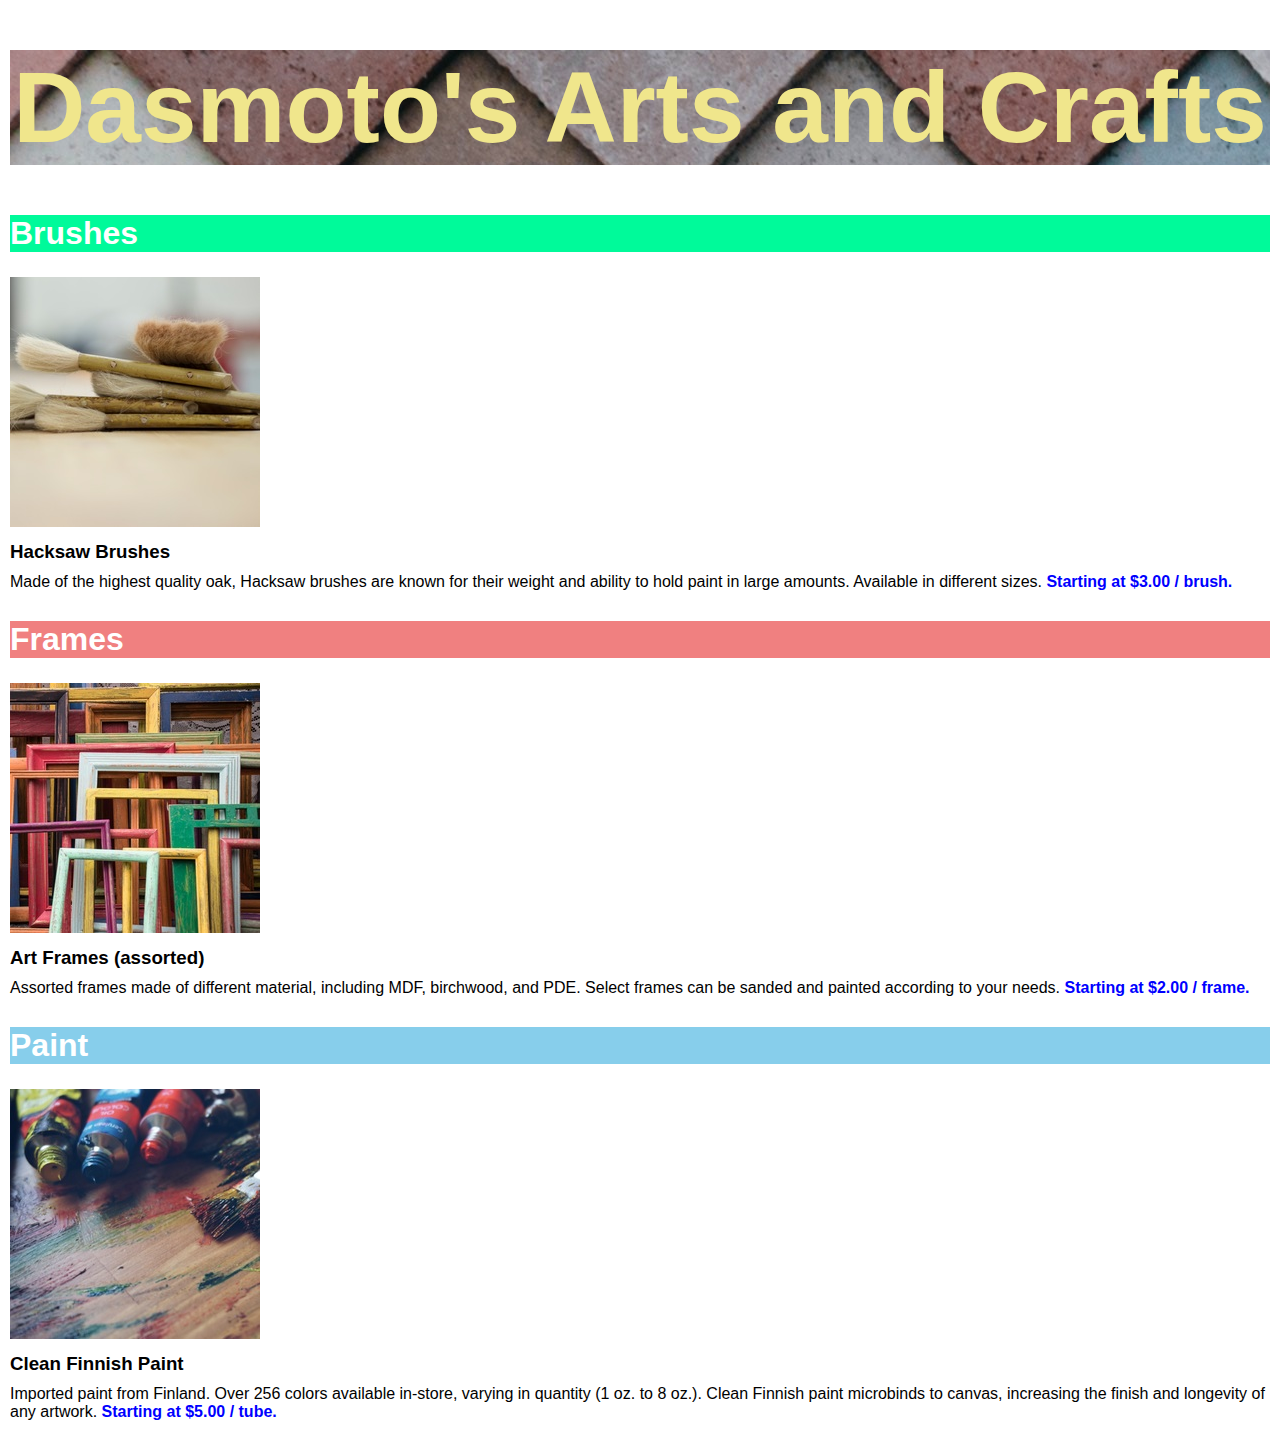
<file: codecademy/dev projects/index.html>
<!DOCTYPE html>
<html lang="en">

<head>
    <meta charset="UTF-8">
    <meta http-equiv="X-UA-Compatible" content="IE=edge">
    <meta name="viewport" content="width=device-width, initial-scale=1.0">
    <link href="./resources/css/index.css" type="text/css" rel="stylesheet">
    <link rel="icon" type="image/jpeg" href="./resources/images/lion.jpeg">
    <title>Dasmoto's Arts & Crafts</title>
</head>

<body>

    <h1>Dasmoto's Arts and Crafts</h1>

    <!-- Brushes Section -->
    <div class="item">
        <h2 id="brush">Brushes</h2>
        <img src="./resources/images/hacksaw.jpeg" alt="brushes">
        <h3>Hacksaw Brushes</h3>
        <p class="description">Made of the highest quality oak, Hacksaw brushes are known for their weight and
            ability to hold paint in
            large amounts. Available in different sizes.<span class="price"> Starting at $3.00 / brush.</span></p>
    </div>

    <!-- Frames Section -->

    <div class="item">
        <h2 id="frame">Frames</h2>
        <img src="./resources/images/frames.jpeg" alt="frames">
        <h3>Art Frames (assorted)</h3>
        <p class="description">Assorted frames made of different material, including MDF, birchwood, and PDE. Select
            frames can be
            sanded
            and painted according to your needs.<span class="price"> Starting at $2.00 / frame.</span></p>
    </div>

    <!-- Paint Section -->
    <div class="item">
        <h2 id="paint">Paint</h2>
        <img src="./resources/images/finnish.jpeg" alt="paint tubes">
        <h3>Clean Finnish Paint</h3>
        <p class="description">Imported paint from Finland. Over 256 colors available in-store, varying in quantity
            (1 oz. to 8 oz.).
            Clean
            Finnish paint microbinds to canvas, increasing the finish and longevity of any artwork.<span class="price">
                Starting
                at
                $5.00 / tube.</span></p>
    </div>
</body>

</html>
</file>
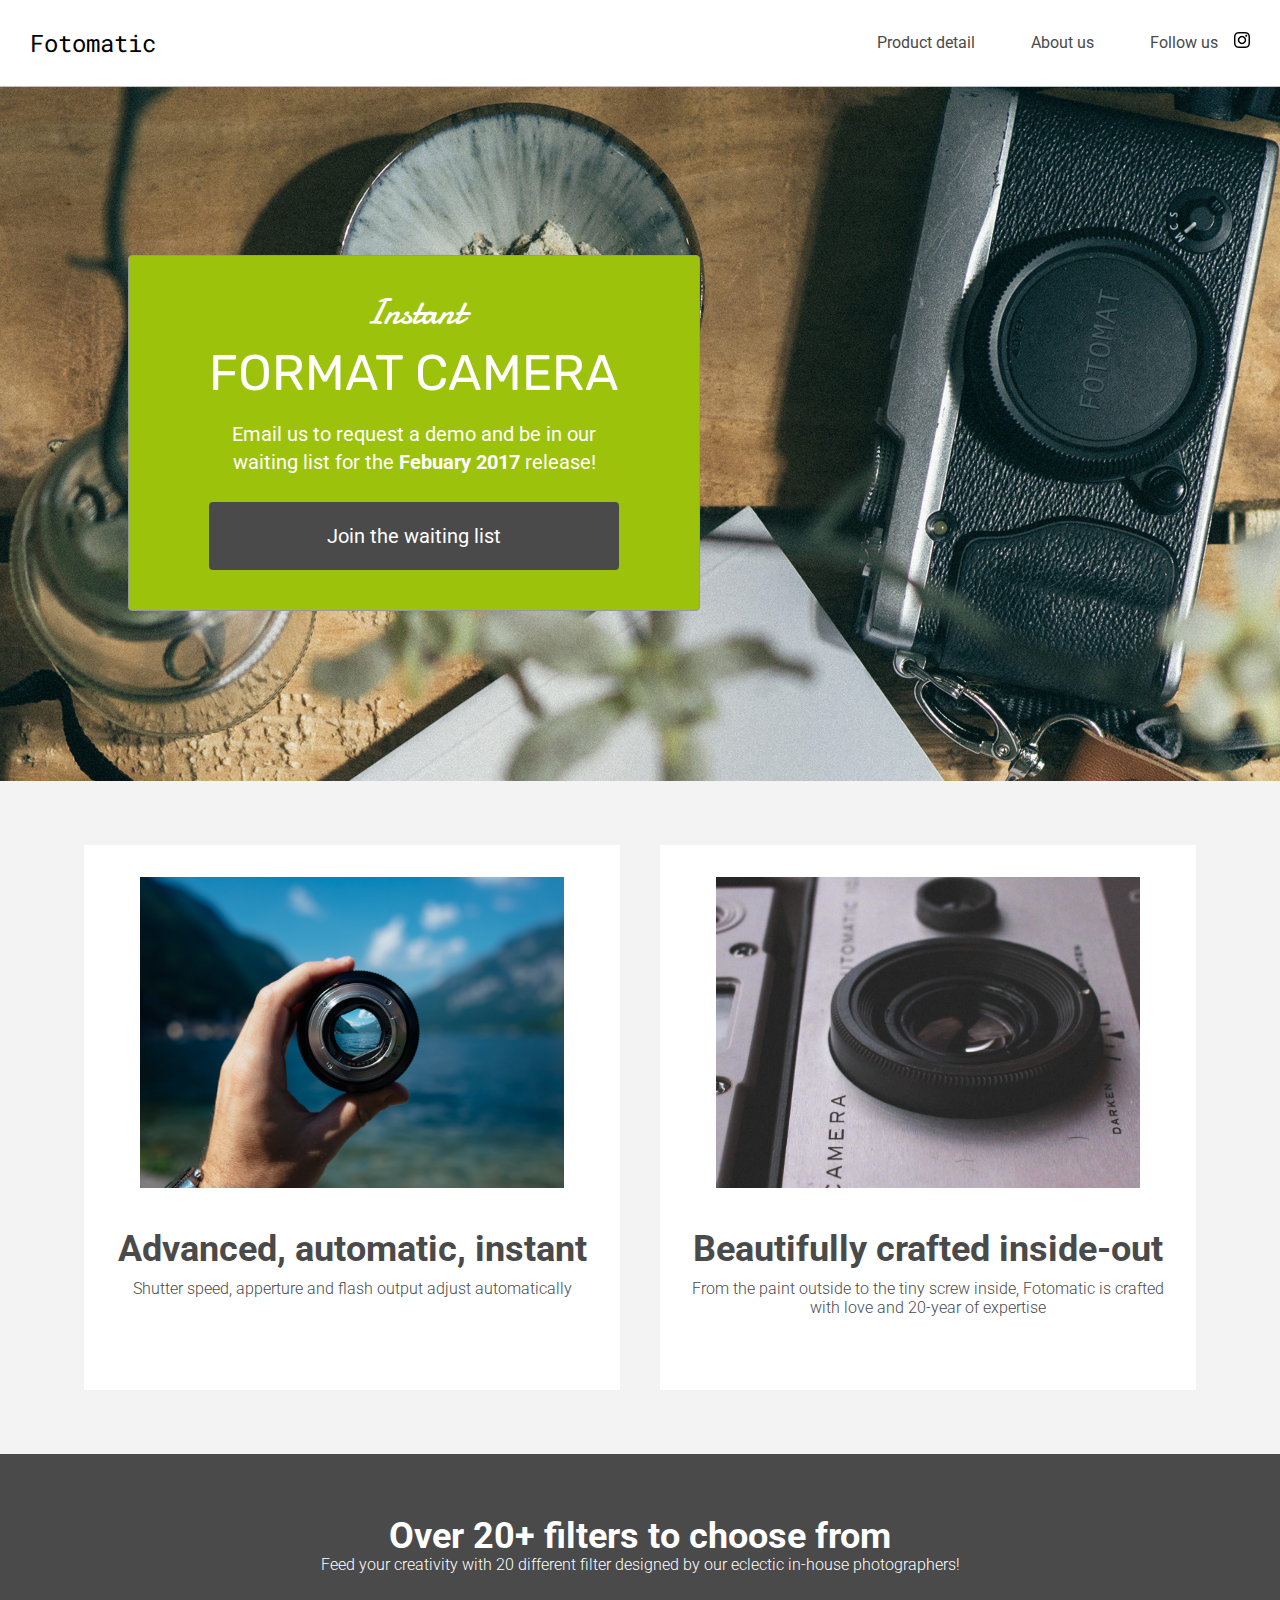
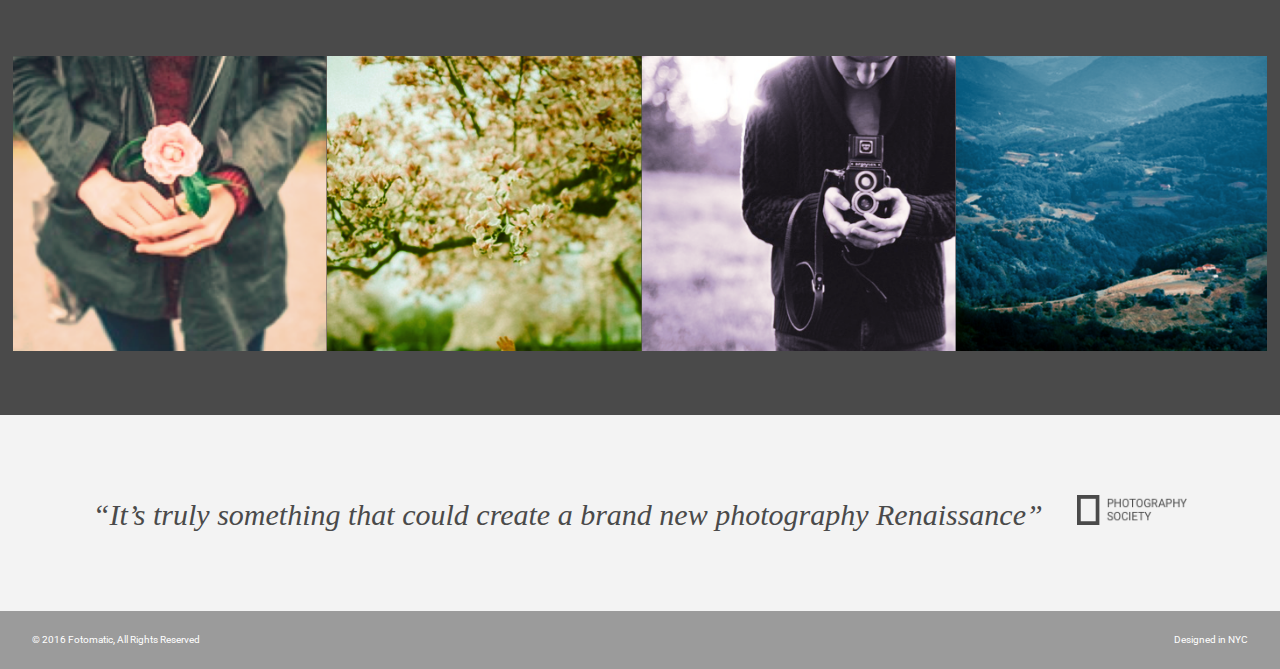
<file: codecademy/dev projects/F1C1_start/index.html>
<!DOCTYPE html>
<html>

<head>
  <link href="https://fonts.googleapis.com/css?family=Damion" rel="stylesheet">
  <link href="https://fonts.googleapis.com/css?family=Rubik" rel="stylesheet">
  <link href="https://fonts.googleapis.com/css?family=Roboto:300,400,600,700" rel="stylesheet">
  <link href="https://fonts.googleapis.com/css2?family=Roboto+Mono&display=swap" rel="stylesheet">
  <link rel="stylesheet" href="./resources/css/reset.css">
  <link rel="stylesheet" href="./resources/css/style.css">
  <title>Fotomatic</title>
  <meta charset="UTF-8">
</head>

<body>
  <!-- Header -->
  <header>
    <div class="content">
      <a href="index.html" class="desktop logo">Fotomatic</a>
      <nav class="desktop">
        <ul>
          <li><a href="#">Product detail</a></li>
          <li><a href="#">About us</a></li>
          <li><a href="https://www.instagram.com/">Follow us <img class="icon"
                src="./resources/images/instagram.png"></a></li>
          <li><a href="#" class="button">Join us</a></li>
        </ul>
      </nav>
      <nav class="mobile">
        <ul>
          <li><a href="#"><img src="./resources/images/ic-logo.svg"></a></li>
          <li><a href="#"><img src="./resources/images/ic-product-detail.svg"></a></li>
          <li><a href="#"><img src="./resources/images/ic-about-us.svg"></a></li>
          <li><a href="#" class="button">Join us</a></li>
        </ul>
      </nav>
    </div>
  </header>

  <!-- Main Content -->
  <div class="main-content">

    <!-- Sign Up Section -->
    <div id="sign-up-section" class="banner">
      <div id="sign-up-cta">
        <div class="content center">
          <div class="header">
            <h2 class="cursive">Instant</h2>
            <h1 class="striking">FORMAT CAMERA</h1>
          </div>
          <div class="email">
            <span>
              Email us to request a demo and be in our waiting list for the <strong>Febuary 2017</strong> release!
            </span>
            <div class="button">Join the waiting list</div>
          </div>
        </div>
      </div>
    </div>

    <!-- Features Section -->
    <div id="features-section">
      <div class="feature">
        <div class="center">
          <div class="image-container">
            <img src="./resources/images/feature-1.png" />
          </div>
          <div class="content">
            <h2>Advanced, automatic, instant</h2>
            <h3>Shutter speed, apperture and flash output adjust automatically</h3>
          </div>
        </div>
      </div>
      <div class="feature">
        <div class="center">
          <div class="image-container">
            <img src="./resources/images/feature-2.png" />
          </div>
          <div class="content">
            <h2>Beautifully crafted inside-out</h2>
            <h3>From the paint outside to the tiny screw inside, Fotomatic is crafted with love and 20-year of expertise
            </h3>
          </div>
        </div>
      </div>
    </div>

    <!-- Filters Section -->
    <div id="filters-section">
      <div class="content center">
        <h2>Over 20+ filters to choose from</h2>
        <h3>Feed your creativity with 20 different filter designed by our eclectic in-house photographers!</h3>
      </div>
      <div class="images-container">
        <div class="image-container">
          <img src="./resources/images/filter-1.png" />
        </div>
        <div class="image-container">
          <img src="./resources/images/filter-2.png" />
        </div>
        <div class="image-container">
          <img src="./resources/images/filter-3.png" />
        </div>
        <div class="image-container extra">
          <img src="./resources/images/filter-4.png" />
        </div>
      </div>
    </div>

    <!-- Quotes Section  -->
    <div id="quotes-section">
      <div class="content center">
        <span class="quote">“It’s truly something that could create a brand new photography Renaissance”</span>
        <img class="quote-citation" src="./resources/images/photography-logo.png" />
      </div>
    </div>

    <!-- Footer -->
    <footer>
      <div class="content">
        <span class="copyright">© 2016 Fotomatic, All Rights Reserved</span>
        <span class="location">Designed in NYC</span>
      </div>
    </footer>

  </div>
</body>

</html>
</file>
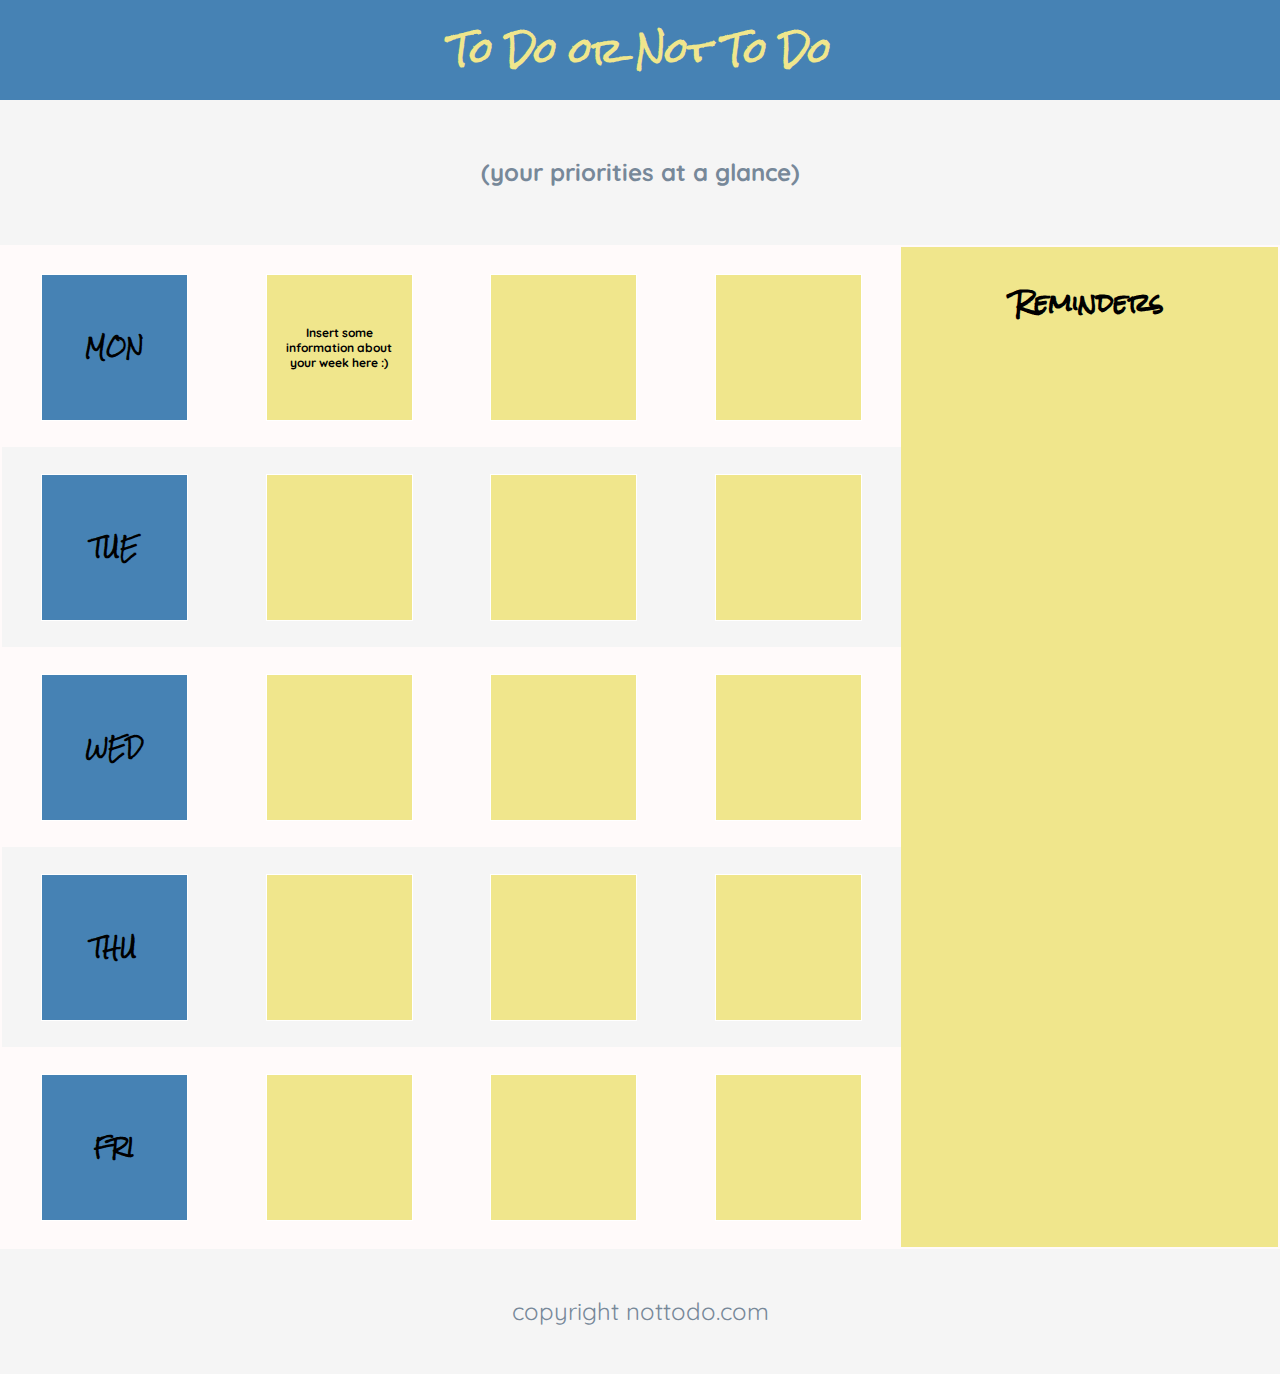
<file: codecademy/dev projects/Flexbox project/index.html>
<!DOCTYPE html>
<html>

<head>
    <title>To Do App</title>
    <link rel='stylesheet' href='./resources/css/style.css'>
    <link href='https://fonts.googleapis.com/css?family=Quicksand' rel='stylesheet'>
    <link href='https://fonts.googleapis.com/css?family=Rock+Salt' rel='stylesheet'>
</head>

<body>

    <!-- Header -->
    <div id='header'>
        <h1>To Do or Not To Do</h1>
        <h2 class='tagline'>(your priorities at a glance)</h2>
    </div>

    <!-- App Container -->
    <div class='container'>

        <!-- To Do Section -->
        <div class='week'>
            <div class='row secondary-background'>
                <div class='day square'>
                    <h3>MON</h3>
                </div>
                <div class='task square'>
                    <p> Insert some information about your week here :) </p>
                </div>
                <div class='task square'></div>
                <div class='task square'></div>
            </div>
            <div class='row'>
                <div class='day square'>
                    <h3>TUE</h3>
                </div>
                <div class='task square'></div>
                <div class='task square'></div>
                <div class='task square'></div>
            </div>
            <div class='row secondary-background'>
                <div class='day square'>
                    <h3>WED</h3>
                </div>
                <div class='task square'></div>
                <div class='task square'></div>
                <div class='task square'></div>
            </div>
            <div class='row'>
                <div class='day square'>
                    <h3>THU</h3>
                </div>
                <div class='task square'></div>
                <div class='task square'></div>
                <div class='task square'></div>
            </div>
            <div class='row secondary-background'>
                <div class='day square'>
                    <h3>FRI</h3>
                </div>
                <div class='task square'></div>
                <div class='task square'></div>
                <div class='task square'></div>
            </div>
        </div>

        <!-- Reminders Section -->
        <div class='reminders'>
            <h3>Reminders</h3>
        </div>
    </div>

    <!-- Footer -->
    <footer>
        <span class='tagline'>copyright nottodo.com</span>
    </footer>
</body>

</html>
</file>
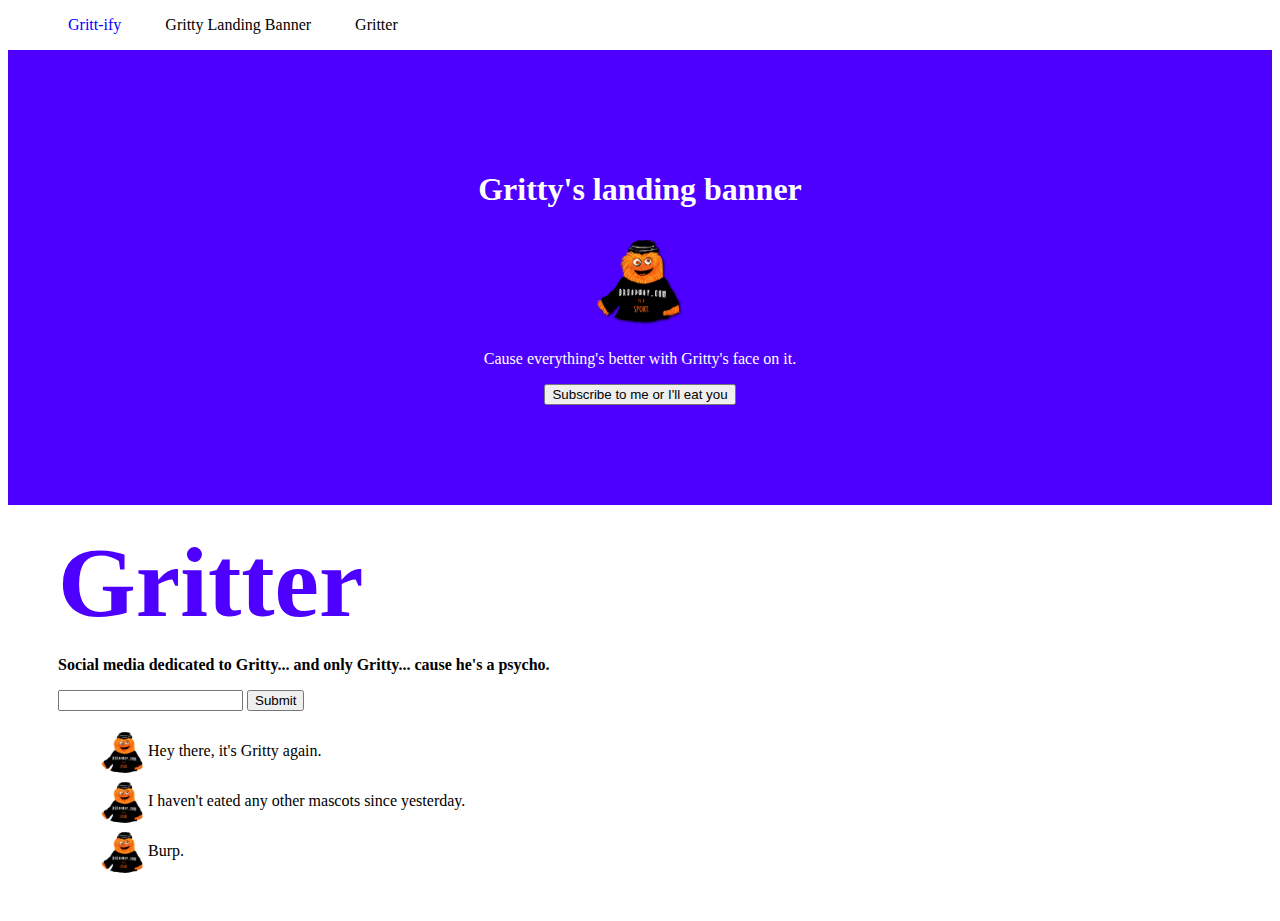
<file: codecademy/dev projects/Gritty/index.html>
<!DOCTYPE html>
<html lang="en">

<head>
    <meta charset="UTF-8">
    <meta http-equiv="X-UA-Compatible" content="IE=edge">
    <meta name="viewport" content="width=device-width, initial-scale=1.0">
    <title>Gritt-ify</title>
    <link rel="stylesheet" href="./resources/css/index.css">
</head>

<body>

    <!-- Navbar section -->
    <nav class="navbar">
        <ul>
            <li><a class="blue" href="">Gritt-ify</a></li>
            <li><a href="">Gritty Landing Banner</a></li>
            <li><a href="">Gritter</a></li>
        </ul>
    </nav>

    <!-- Banner section -->
    <div class="banner">
        <h1>Gritty's landing banner</h1>
        <img id="small-gritty" src="./resources/images/giphy.gif" alt="">
        <p>Cause everything's better with Gritty's face on it.</p>
        <button>Subscribe to me or I'll eat you</button>

    </div>

    <!-- Gritter section -->
    <div class="gritter-section">
        <span id="gritter" class="bold">Gritter</span>
        <p class="bold">Social media dedicated to Gritty... and only Gritty... cause he's a psycho.</p>
        <form action="">
            <input type="text">
            <input type="submit" value="Submit">
        </form>
        <div id="greets">
            <ul>
                <li>
                    <div class="avatar"></div><span>Hey there, it's Gritty again.</span>
                </li>
                <li>
                    <div class="avatar"></div><span>I haven't eated any other mascots since yesterday.</span>
                </li>
                <li>
                    <div class="avatar"></div><span>Burp.</span>
                </li>

            </ul>
        </div>
    </div>
</body>

</html>
</file>
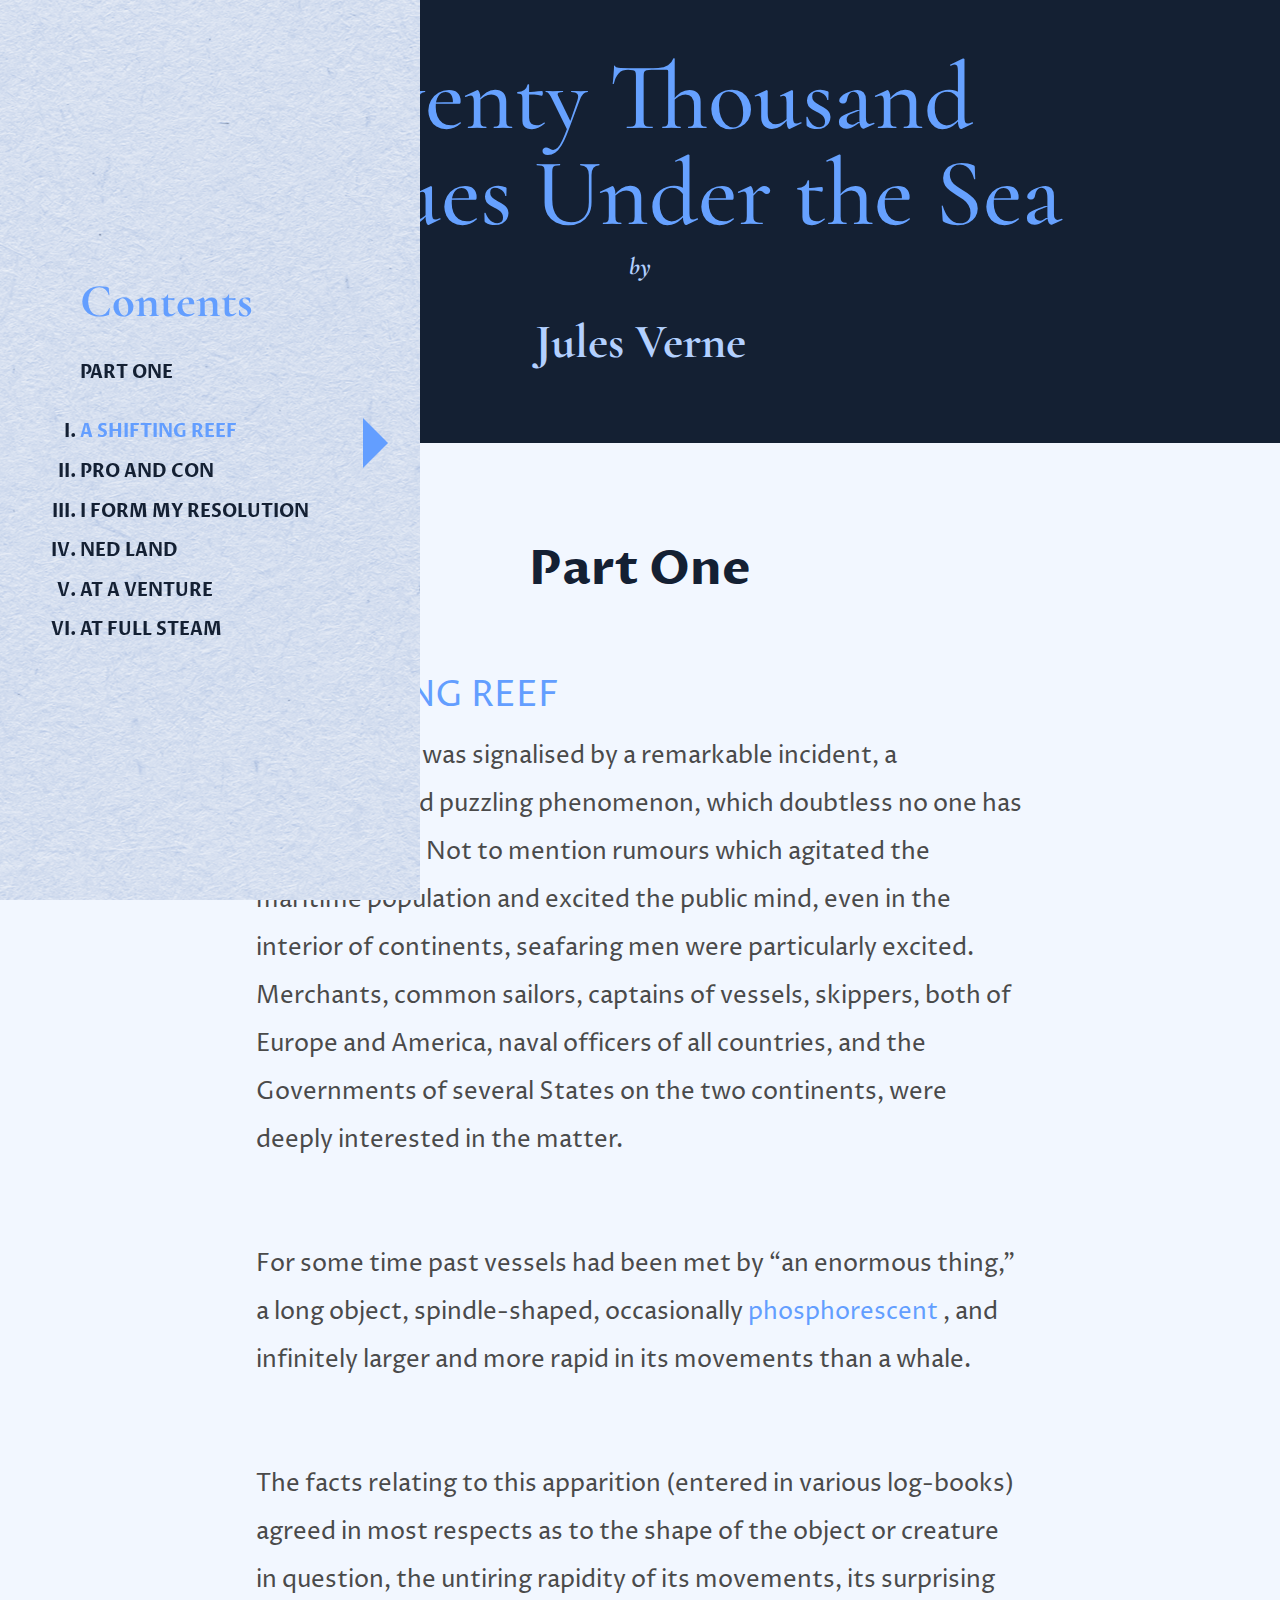
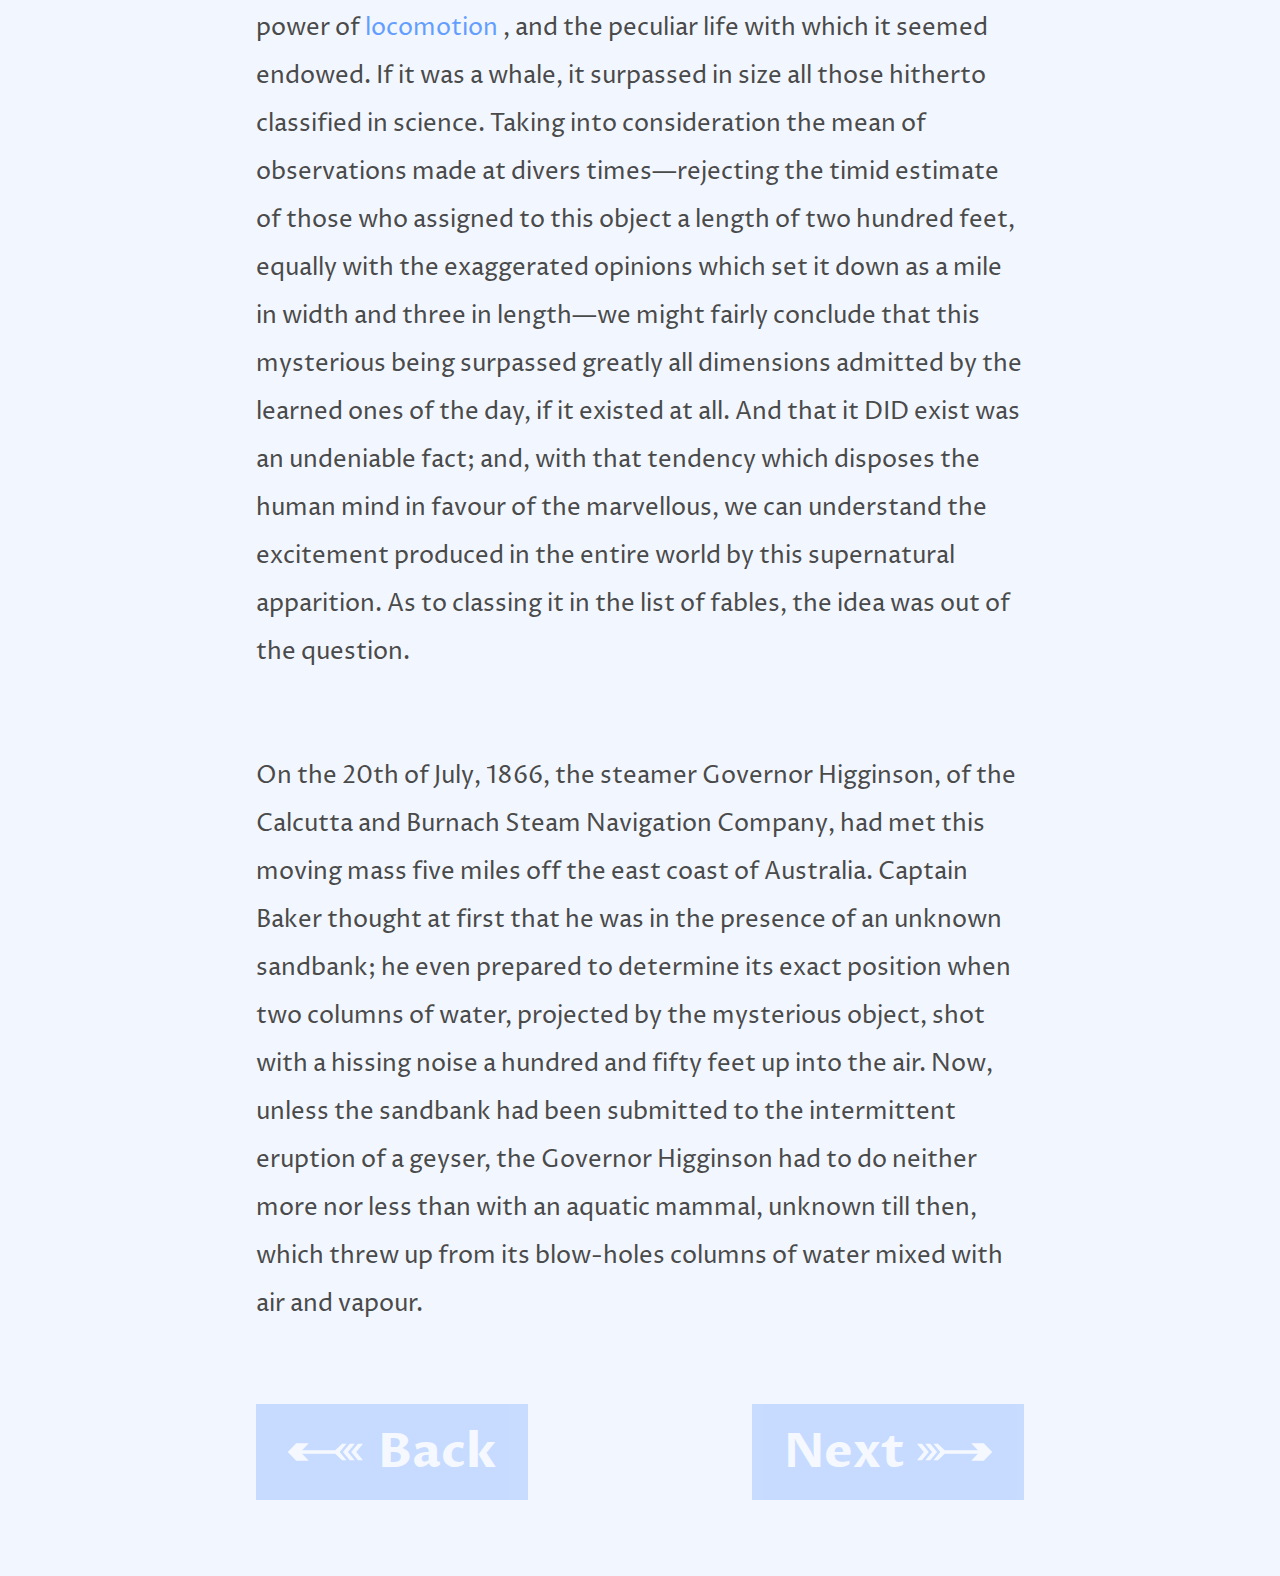
<file: codecademy/dev projects/Transitions - 20,000 Leagues Under the Sea/index.html>
<!DOCTYPE html>
<html>

<head>
    <title>20,000 Leagues Under The Sea</title>
    <link rel="stylesheet" type="text/css" href="resources/css/reset.css">
    <link rel="stylesheet" type="text/css" href="resources/css/style.css">
    <link href="https://fonts.googleapis.com/css?family=Cormorant+Garamond:500,700,700i" rel="stylesheet">
    <link href="https://fonts.googleapis.com/css?family=Proza+Libre:400,500,700" rel="stylesheet">
</head>

<body>

    <!-- Navigation Bar -->

    <nav>
        <div class="hover-content">
            <h2>Contents</h2>
            <h3>PART ONE</h3>
            <ol>
                <li><a href="#" class="active">A SHIFTING REEF</a></li>
                <li><a href="#">PRO AND CON</a></li>
                <li><a href="#">I FORM MY RESOLUTION</a></li>
                <li><a href="#">NED LAND</a></li>
                <li><a href="#">AT A VENTURE</a></li>
                <li><a href="#">AT FULL STEAM</a></li>
            </ol>
        </div>
        <div>
            <img src="./resources/images/triangle.webp">
        </div>
    </nav>

    <!-- Header -->

    <header class="banner">
        <h1>Twenty Thousand Leagues Under the Sea</h1>
        <em>by</em>
        <h2>Jules Verne</h2>
    </header>

    <!-- Book Content -->

    <div class="book-content">
        <h3>Part One</h3>
        <div class="chapter">
            <span class="number">CHAPTER I</span>
            <span class="name">A SHIFTING REEF</span>
        </div>
        <div class="prose">The year 1866 was signalised by a remarkable incident, a mysterious and puzzling phenomenon,
            which doubtless no one has yet forgotten. Not to mention rumours which agitated the maritime population and
            excited the public mind, even in the interior of continents, seafaring men were particularly excited.
            Merchants, common sailors, captains of vessels, skippers, both of Europe and America, naval officers of all
            countries, and the Governments of several States on the two continents, were deeply interested in the
            matter.</div>

        <div class="prose">For some time past vessels had been met by “an enormous thing,” a long object,
            spindle-shaped, occasionally
            <div class="definable">
                <span class="word">phosphorescent</span><!-- Trailing comments prevents indentation whitespace from displaying between divs.
     -->
                <div class="definition-container">
                    <h4>phosphorescent</h4>
                    <span class="information">adjective | phos·pho·res·cent</span>
                    <ul class="definitions">
                        <li>Exhibiting a luminescence that is caused by the absorption of radiations (as light or
                            electrons) and continues for a noticeable time after these radiations have stopped</li>
                        <li>Exhibiting an enduring luminescence without sensible heat</li>
                    </ul>
                </div><!--
 -->
            </div>, and infinitely larger and more rapid in its movements than a whale.
        </div>

        <div class="prose">The facts relating to this apparition (entered in various log-books) agreed in most respects
            as to the shape of the object or creature in question, the untiring rapidity of its movements, its
            surprising power of
            <div class="definable">
                <span class="word">locomotion</span><!--
     -->
                <div class="definition-container">
                    <h4>locomotion</h4>
                    <span class="information">noun | lo·co·mo·tion</span>
                    <ol class="definitions">
                        <li>movement or the ability to move from one place to another</li>
                    </ol>
                </div><!--
 -->
            </div>,
            and the peculiar life with which it seemed endowed. If it was a whale, it surpassed in size all those
            hitherto classified in science. Taking into consideration the mean of observations made at divers
            times—rejecting the timid estimate of those who assigned to this object a length of two hundred feet,
            equally with the exaggerated opinions which set it down as a mile in width and three in length—we might
            fairly conclude that this mysterious being surpassed greatly all dimensions admitted by the learned ones of
            the day, if it existed at all. And that it DID exist was an undeniable fact; and, with that tendency which
            disposes the human mind in favour of the marvellous, we can understand the excitement produced in the entire
            world by this supernatural apparition. As to classing it in the list of fables, the idea was out of the
            question.
        </div>

        <div class="prose">On the 20th of July, 1866, the steamer Governor Higginson, of the Calcutta and Burnach Steam
            Navigation Company, had met this moving mass five miles off the east coast of Australia. Captain Baker
            thought at first that he was in the presence of an unknown sandbank; he even prepared to determine its exact
            position when two columns of water, projected by the mysterious object, shot with a hissing noise a hundred
            and fifty feet up into the air. Now, unless the sandbank had been submitted to the intermittent eruption of
            a geyser, the Governor Higginson had to do neither more nor less than with an aquatic mammal, unknown till
            then, which threw up from its blow-holes columns of water mixed with air and vapour.</div>

        <div class="navigation-buttons">
            <a href="#" class="button"><img src="./resources/images/left_arrow.svg"><span class="action">Back</span></a>
            <a href="#" class="button"><span class="action">Next</span><img
                    src="./resources/images/right_arrow.svg"></a>
        </div>
    </div>
</body>

</html>
</file>
<file: codecademy/dev projects/resources/css/index.css>
* {
    margin: 0;
    padding: 0;
    box-sizing: border-box;
}

h1,
h2,
h3,
p {
    font-family: "Helvetica", sans-serif;
}

/* .header {
    margin: 50px 10px;
} */

h1 {
    background-image: url(../images/pattern.jpeg);
    background-color: burlywood;
    text-align: center;
    font-size: 100px;
    font-weight: bold;
    color: khaki;
    margin: 50px 10px;
}

.item h2 {
    font-size: 32px;
    font-weight: bold;
    color: white;
}

h3 {
    font-weight: bold;
    margin: 10px auto;
}

.item {
    margin: auto 10px;
}

.price {
    font-weight: bold;
    color: blue;
}

#brush {
    background-color: mediumspringgreen;
    margin-bottom: 25px;
}

#frame {
    background-color: lightcoral;
    margin-bottom: 25px;
}

#paint {
    background-color: skyblue;
    margin-bottom: 25px;
}

.description {
    margin-bottom: 30px;
}
</file>
<file: codecademy/dev projects/F1C1_start/resources/css/style.css>
/* Universal Styles */

html {
  font-family: "Roboto", sans-serif;
  font-size: 16px;
}

.main-content {
  position: relative;
  top: 5.3125rem;
  /* To offset for fixed header. */
}

.center {
  text-align: center;
}

.button {
  border-radius: 4px;
  background-color: #4a4a4a;
  color: white;
}

.image-container {
  overflow: hidden;
}

.image-container img {
  display: block;
  max-width: 100%;
}

@media only screen and (max-width: 895px) {
  .main-content {
    top: 2.5625rem;
  }
}

/* Header */

header {
  position: fixed;
  z-index: 100;
  width: 100%;
  border-bottom: solid 1px #c6c1c1;
  background-color: white;
}

header .content {
  display: flex;
  align-items: center;
  padding: 1.875rem;
}

header .logo {
  flex: 1;
  font-size: 1.5rem;
  font-family: "Roboto Mono", monospace;
}

header nav ul {
  display: flex;
}

nav li {
  padding-left: 3.5rem;
}

nav a {
  vertical-align: bottom;
  line-height: 1.6;
  font-size: 1rem;
  color: #4a4a4a;
}

nav .button {
  padding: .1875rem .5rem;
  background-color: #9dc20b;
  line-height: 1.6;
  color: white;
}

nav li:last-child {
  display: none;
}

header .icon {
  width: 1rem;
  padding-left: .75rem;
}

header .mobile {
  display: none;
}

/* Header Table */

@media only screen and (max-width: 895px) {

  nav li:last-child {
    display: block;
  }

  header .content {
    padding: 1rem 1rem;
  }
}

/* Header Mobile */

@media only screen and (max-width: 760px) {
  header .desktop {
    display: none;
  }

  header .mobile {
    display: block;
    width: 100%;
  }

  header .content {
    padding: .5rem 0;
  }

  header .mobile ul {
    display: flex;
    justify-content: space-around;
    align-items: center;
    width: 100%;
  }

  header .mobile li {
    padding: 0;
  }
}

/* Sign Up Section */

#sign-up-section {
  background-image: url("../images/banner-landingpage.jpg");
  background-position: bottom;
  background-size: cover;
  background-repeat: no-repeat;
  display: flex;
  justify-content: flex-start;
  align-items: flex-start;
  height: 43.5rem;
}

#sign-up-cta {
  position: relative;
  top: 10.625rem;
  left: 10%;
  padding: 0 5rem 2.5rem 5rem;
  border: solid 1px #979797;
  border-radius: 4px;
  background-color: #9dc20b;
}

#sign-up-cta .content {
  width: 25.625rem;
  margin-top: 2rem;
  font-family: "Roboto", sans-serif;
  font-size: 1.25rem;
  line-height: 1.4;
  color: white;
}

#sign-up-cta h2 {
  font-size: 2.25rem;
}

#sign-up-cta h1 {
  font-size: 3.125rem;
}

#sign-up-cta span strong {
  font-weight: bold;
}

#sign-up-cta .cursive {
  font-family: "Damion", cursive;
}

#sign-up-cta .striking {
  font-family: "Rubik", sans-serif;
  padding-bottom: .75rem;
}

#sign-up-cta .button {
  margin-top: 1.625rem;
  padding: 1.25rem 7.25rem;
}

/* Sign Up Section Tablet */

@media only screen and (max-width: 895px) {
  #sign-up-section {
    align-items: center;
    justify-content: center;
    height: 28rem;
  }

  #sign-up-cta {
    position: static;
    width: auto;
    height: auto;
    background-color: transparent;
    border: none;
  }

  #sign-up-cta .content {
    margin-top: 0;
  }

  #sign-up-cta .email {
    display: none;
  }

  #sign-up-cta h1 {
    font-size: 3.125rem;
  }

  #sign-up-cta h2 {
    font-size: 2.25rem;
  }
}

/* Sign Up Section Mobile */

@media only screen and (max-width: 760px) {
  #sign-up-section {
    height: 20rem;
  }

  #sign-up-cta h1 {
    font-size: 2.25rem;
  }

  #sign-up-cta h2 {
    font-size: 2rem;
  }
}

/* Features Section */

#features-section {
  display: flex;
  justify-content: space-between;
  padding: 4rem 5%;
  background-color: #f3f3f3;
}

.feature {
  flex: 1;
  padding: 2rem;
  margin: 0px 1.25rem;
  background-color: white;
}

.feature .image-container {
  width: 90%;
  height: 65%;
  margin: 0 auto;
}

.feature .content {
  padding: 2.5rem 0;
}

.feature h2 {
  padding-bottom: .5rem;
  font-size: 2.25rem;
  line-height: 1.2;
  font-weight: bold;
  color: #4a4a4a;
}

.feature h3 {
  font-size: 1rem;
  line-height: 1.2;
  font-weight: 300;
  color: #4a4a4a;
}

@media only screen and (max-width: 895px) {

  #features-section {
    padding: 1rem;
  }

  .feature {
    margin: 0px .5rem;
    padding: 1rem;
  }

  .feature h2 {
    font-size: 2rem;
    line-height: 1.3;
  }

  .feature h3 {
    font-size: .875rem;
    line-height: 1.4;
  }
}

@media only screen and (max-width: 760px) {
  #features-section {
    flex-flow: column;
    padding: 0;
  }

  .feature {
    margin: 0;
    padding: 1.25rem 1rem 0 1rem;
  }

  .feature .content {
    padding: 1.25rem 0 1.875rem 0;
  }
}

/* Filters Section */

#filters-section {
  padding: 4rem 0;
  background-color: #4a4a4a;
}

#filters-section .content {
  padding: 0 .625rem;
  margin-bottom: 5rem;
}

#filters-section .content h2 {
  font-size: 2.25rem;
  font-weight: bold;
  color: white;
}

#filters-section .content h3 {
  font-size: 1rem;
  line-height: 1.4;
  font-weight: 300;
  color: white;
}

#filters-section .images-container {
  display: flex;
  max-width: 100%;
  padding: 0 1%;
}

@media only screen and (max-width: 760px) {
  #filters-section {
    padding: 1.5rem 0 0 0;
  }

  #filters-section .content {
    margin-bottom: 1rem;
  }

  #filters-section .content h2 {
    padding-bottom: .625rem;
    font-size: 1.125rem;
    line-height: 1.3;
    font-weight: normal;
  }

  #filters-section .content h3 {
    font-size: .875rem;
    line-height: 1.4;
  }

  #filters-section .images-container {
    padding: 0;
  }

  #filters-section .extra {
    display: none;
  }
}

/* Quotes Section */

#quotes-section {
  background-color: #f3f3f3;
}

#quotes-section .content {
  padding: 5rem 1.5rem;
}

#quotes-section .quote {
  padding-right: 1.875rem;
  font-family: "Palatino", serif;
  font-size: 1.875rem;
  line-height: 1.1;
  font-style: italic;
  color: #4a4a4a;
}

#quotes-section .quote-citation {
  height: 1.875rem;
}

@media only screen and (max-width: 895px) {
  #quotes-section .content {
    padding: 3rem 1.5rem;
  }
}

@media only screen and (max-width: 760px) {
  #quotes-section .content {
    flex-flow: column;
    padding: 1.875rem .625rem;
  }

  #quotes-section .quote {
    font-size: 1.5rem;
    line-height: 1.4;
  }

  #quotes-section .quote-citation {
    display: block;
    padding-top: 1rem;
    margin: auto;
  }
}

/* Footer */

footer {
  background-color: #9b9b9b;
  padding: 1.5rem 2rem;
}

footer .content {
  color: white;
  display: flex;
  font-size: .75rem;
}

footer .copyright {
  flex-grow: 1;
}

@media only screen and (min-width: 760px) {
  footer .content {
    font-size: .625rem;
  }
}
</file>
<file: codecademy/dev projects/Flexbox project/resources/css/style.css>
/* Universal Styles */
body {
    margin: 0px;
    background-color: whitesmoke;
    font-family: 'Rock Salt', cursive;
    text-align: center;
}

.tagline {
    font-family: 'Quicksand', sans-serif;
    color: lightslategrey;
    line-height: 125px;
}

.secondary-background {
    background-color: snow;
}

/* Header */
h1 {
    margin: 0;
    background-color: steelblue;
    line-height: 100px;
    color: khaki;
}

h2 {
    margin: 10px;
}

/* App Container */
.container {
    border: 2px solid snow;
    display: flex;
}

/* To Do Section */
.week {
    display: inline-flex;
    flex-grow: 3;
    flex-direction: column;
}

.row {
    min-height: 200px;
    display: flex;
    flex-wrap: wrap;
    justify-content: space-around;
    align-items: center;
}

.square {
    width: 125px;
    height: 125px;
    padding: 10px;
    display: flex;
    justify-content: center;
    align-items: center;
}

.day.square {
    background-color: steelblue;
    border: 1px solid white;
}

.task.square {
    background-color: khaki;
    border: 1px solid white;
}

.task p {
    font-family: 'Quicksand', sans-serif;
    font-weight: 700;
    font-size: 12px;
}

/* Reminders */
.reminders {
    background-color: khaki;
    display: inline-flex;
    flex-grow: 2;
}

.reminders h3 {
    width: 100%;
    margin: 10px;
    color: black;
    line-height: 90px;
    font-size: 24px;
}

/* Footer */
footer {
    font-size: 24px;
}
</file>
<file: codecademy/dev projects/Gritty/resources/css/index.css>
.navbar {
    background-color: white;
    position: fixed;
    top: 0;
    width: 100%;
}

.navbar li {
    display: inline-block;
    padding: 0px 20px;
}

.navbar a {
    text-decoration: none;
    color: black;
}
.banner {
    background-color: #4D00FF;
    color: white;
    margin-top: 50px;
    text-align: center;
    padding: 100px 0;
}


#small-gritty {
    height: 100px;
    width: 100px;
    filter: drop-shadow(1px 1px 1px black);
}

.gritter-section {
    padding: 20px 50px;
    
}
#gritter {
    color: #4D00FF;
    font-size: 100px;
}

#greets ul {
    list-style-type: none;
}

.avatar {
    background-image: url(../images/giphy.gif);
    background-size: cover;
    height: 50px;
    width: 50px;
    border-radius: 50%;
    display: inline-block;
    vertical-align: middle;
}

.bold {
    font-weight: 900;
}

a.blue {
    color: blue;
}
</file>
<file: codecademy/dev projects/Transitions - 20,000 Leagues Under the Sea/resources/css/style.css>
/* Universal Styles */

html {
    font-size: 16px;
}

body {
    min-width: 475px;
    font-family: "Cormorant Garamond", serif;
}

@media only screen and (max-width: 810px) {
    html {
        font-size: 14px;
    }
}


@media only screen and (max-width: 540px) {
    html {
        font-size: 12px;
    }
}

/* Navigation Bar */

nav {
    position: fixed;
    z-index: 5;
    left: -17.8em;
    display: flex;
    align-items: center;
    height: 100%;
    padding-left: 5rem;
    padding-right: 2rem;
    background: url("../images/nav_background.webp") center center repeat;
    font-family: "Proza Libre", serif;
    font-size: 18px;
    line-height: 2.2;
    font-weight: bold;
    color: #142033;
    transition: left 300ms ease-out 50ms;
    cursor: pointer;
}

nav:hover {
    left: 0;
}

nav .hover-content {
    margin-right: 3em;
}

nav h2 {
    font-family: "Cormorant Garamond", serif;
    font-size: 2.6em;
    font-weight: bold;
    color: #639eff;
}

nav h3 {
    padding-bottom: 1.1em;
}

nav ol {
    list-style: upper-roman outside;
}

nav a {
    text-decoration: none;
    color: inherit;
    transition: color 300ms ease 100ms;
}

nav a:hover,
nav a.active {
    color: #639eff;
}

/* Header */

header {
    padding: 3.125rem 13rem;
    background-color: #142033;
    text-align: center;
    font-weight: bold;
    line-height: 2.1;
    color: #b3d0ff;
}

header h1 {
    font-size: 6rem;
    line-height: 1;
    font-weight: 500;
    color: #66a1ff;
}

header em {
    font-size: 1.5rem;
    font-style: italic;
}

header h2 {
    font-size: 3rem;
}

@media only screen and (max-width: 810px) {
    header {
        padding: 3.125rem 8rem 3.125rem 10rem;
    }

    header h1 {
        font-size: 4rem;
    }

    header h2 {
        font-size: 2rem;
    }
}

/* Book Content */

.book-content {
    padding: 4.75rem 20%;
    background-color: #f2f7ff;
    font-family: "Proza Libre", sans-serif;
    font-size: 1.5rem;
    line-height: 2;
    color: #4a4a4a;
    cursor: default;
}

.book-content h3 {
    text-align: center;
    font-size: 3rem;
    line-height: 2.1;
    font-weight: bold;
    color: #142033;
}

.chapter {
    color: #639eff;
}

.chapter .number {
    display: block;
    font-size: 1.25rem;
}

.chapter .name {
    display: block;
    font-size: 2.25rem;
}

.book-content .prose {
    margin-bottom: 4.75rem;
}

@media only screen and (max-width: 810px) {
    .book-content {
        padding-right: 10%;
    }
}

@media only screen and (max-width: 540px) {
    .book-content {
        padding-right: 1%;
    }
}

/* Word Definitions */

.definable {
    display: inline;
}

.definable .word {
    color: #639eff;
    transition: color 200ms linear 20ms;
    cursor: pointer;
}

.definable .word:hover {
    color: #306acc;
}

.definable .definition-container {
    position: fixed;
    z-index: 10;
    top: -100%;
    left: 0;
    box-sizing: border-box;
    width: 100%;
    padding: 0.5rem 4rem 2rem 4rem;
    background-color: #ffffff;
    box-shadow: 0 0 64px 0 rgba(0, 0, 0, 0.2);
    opacity: 0;
    font-family: "Proza Libre", sans-serif;
    font-size: 1.5rem;
    transition: top 300ms ease-in-out 100ms;
}

.definable:hover .definition-container {
    top: 0;
    opacity: 1;
}

.definition-container h4 {
    font-family: "Cormorant Garamond", serif;
    font-size: 3rem;
    font-weight: bold;
    line-height: 2.1;
    color: #66a1ff;
}

.definition-container .information {
    display: block;
    line-height: 2.5;
    color: #9b9b9b;
}

.definition-container .definitions {
    list-style: inside decimal;
    line-height: 1.7;
    color: #4a4a4a;
}

/* Chapter Navigation Buttons */

.navigation-buttons {
    display: flex;
    justify-content: space-between;
    align-items: center;
}

.button {
    display: inline-flex;
    justify-content: space-between;
    align-items: center;
    width: 13rem;
    padding: 0 2rem;
    background-color: #639eff;
    opacity: 0.3;
    font-size: 3rem;
    font-weight: bold;
    text-decoration: none;
    color: #ffffff;
    transition: opacity 200ms linear;
}

.button:hover {
    opacity: 1;
}

@media only screen and (max-width: 930px) {
    .button {
        width: auto;
        padding: 1rem 2rem;
    }

    .button .action {
        display: none;
    }
}
</file>
